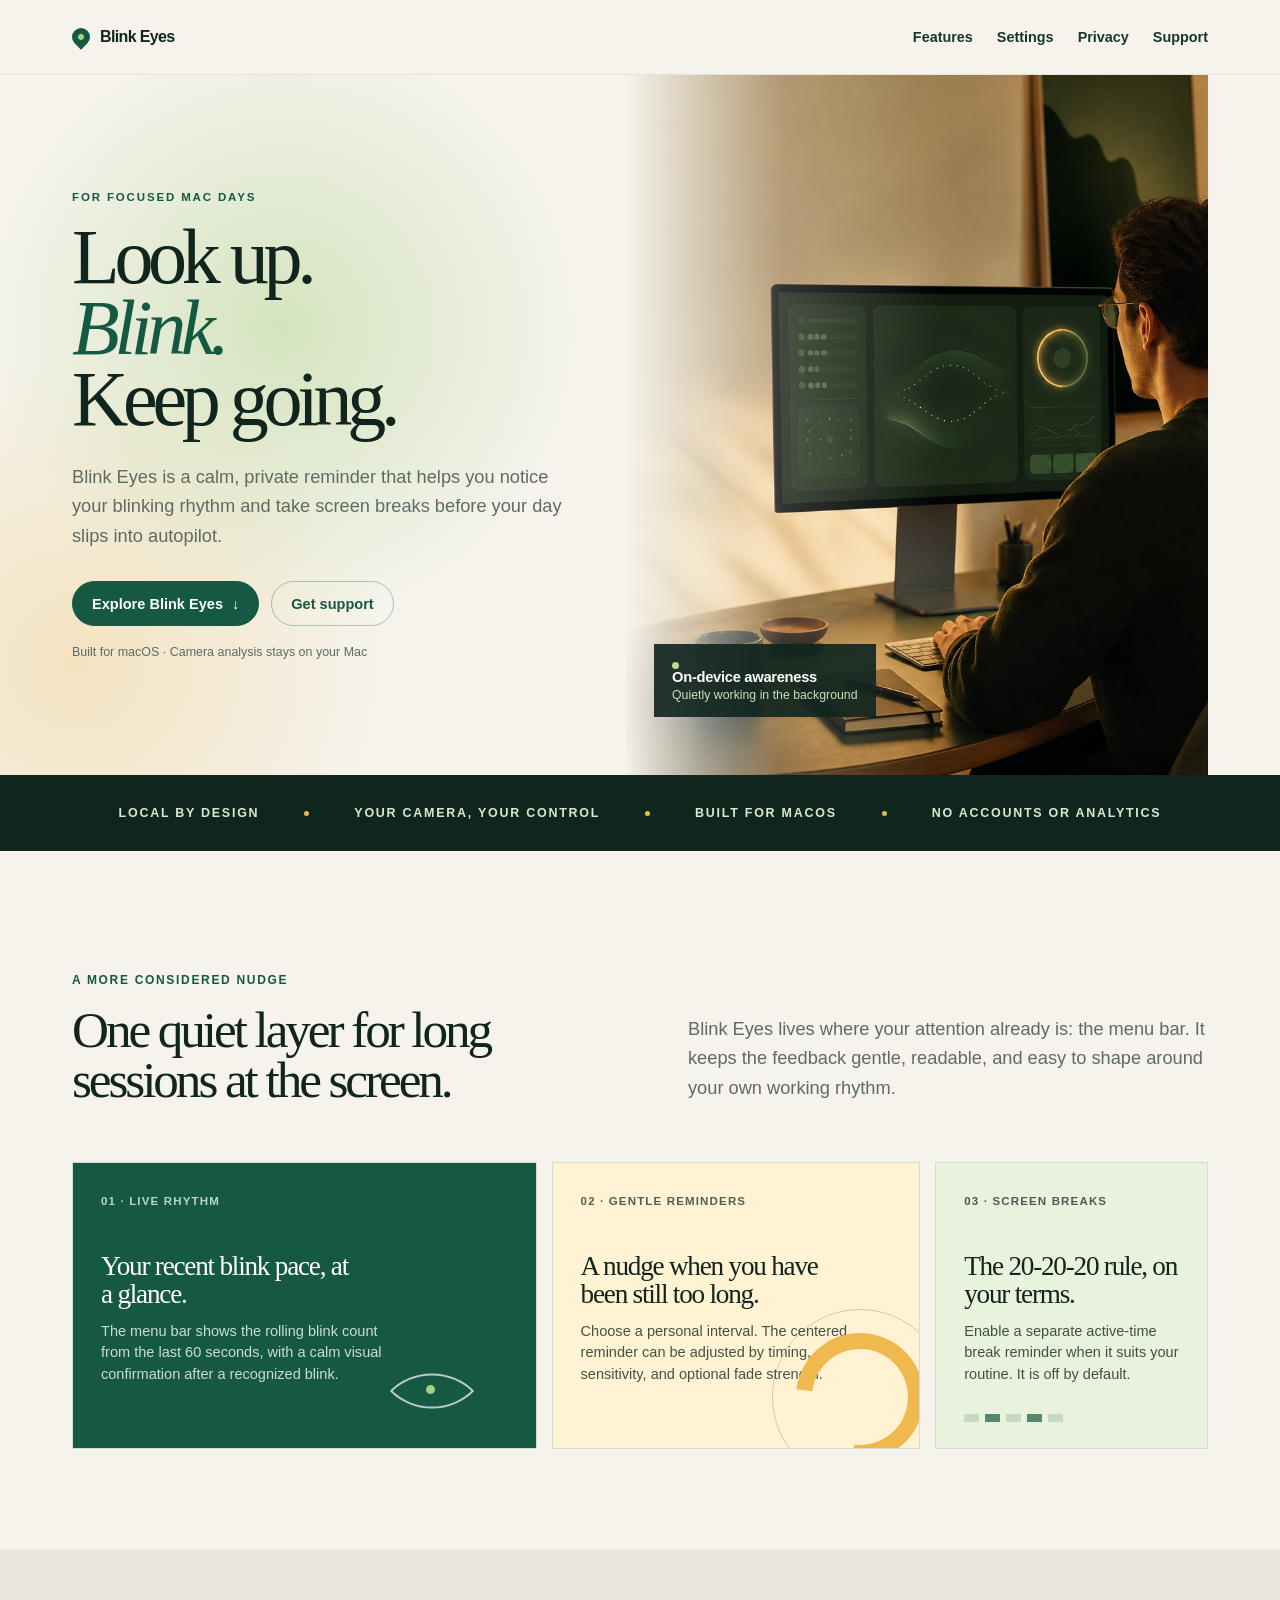
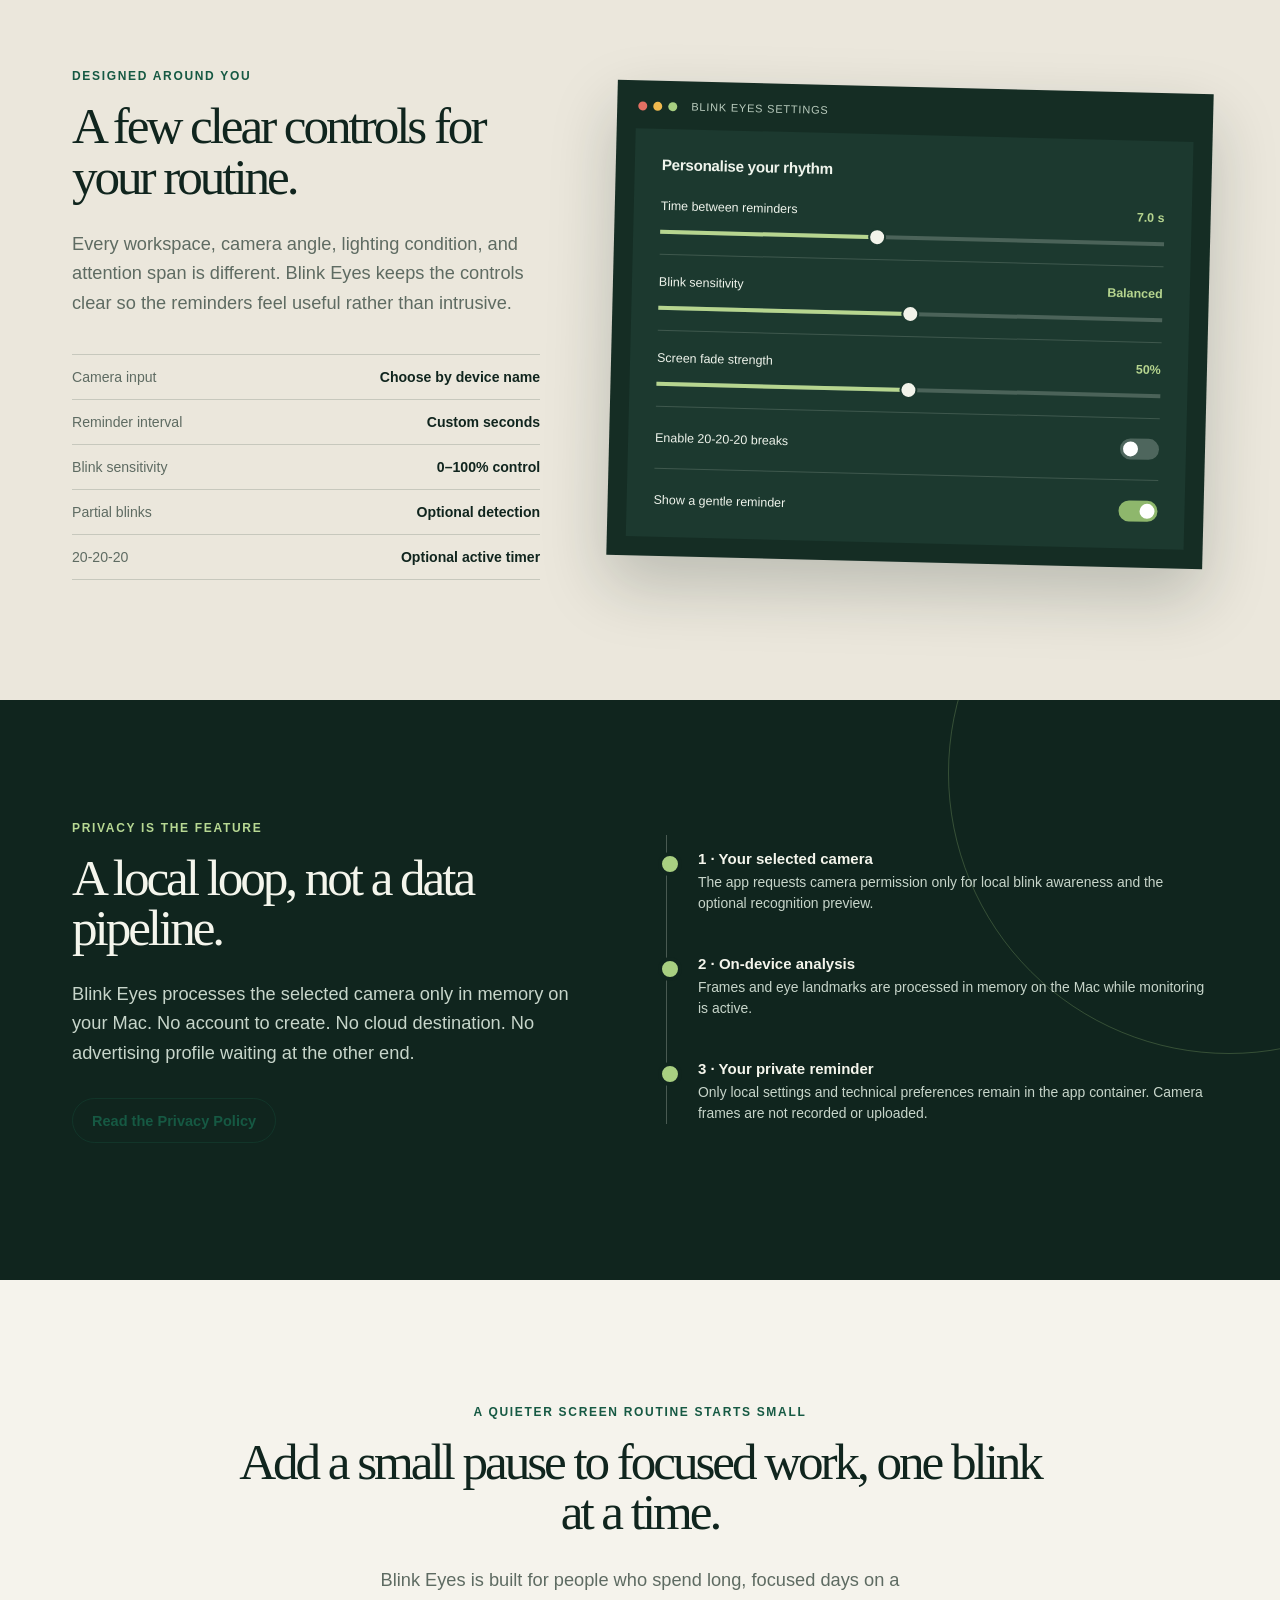
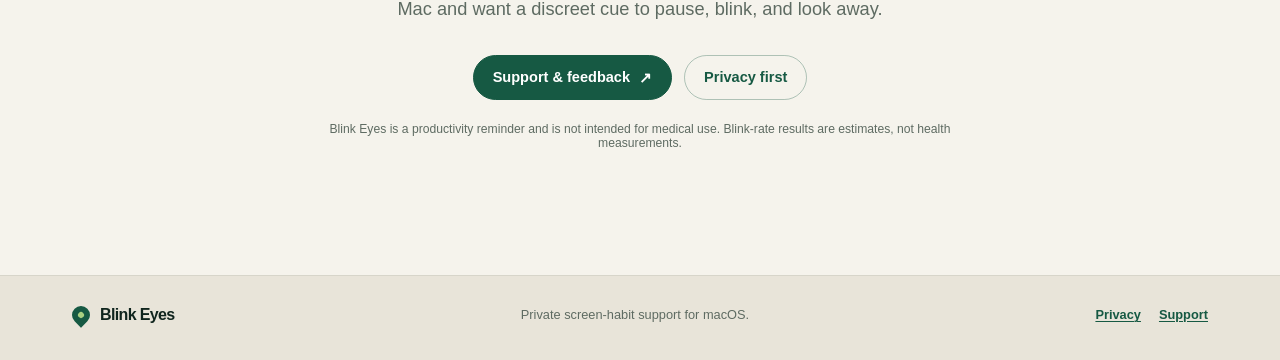
<file: index.html>
<!doctype html>
<html lang="en">
<head>
  <meta charset="utf-8">
  <meta name="viewport" content="width=device-width, initial-scale=1">
  <meta name="description" content="Blink Eyes is a private, on-device blink and screen-break reminder for Mac.">
  <meta name="theme-color" content="#10251e">
  <title>Blink Eyes · A quiet blink reminder for Mac</title>
  <link rel="stylesheet" href="assets/site.css">
</head>
<body>
  <header class="site-header">
    <nav class="nav" aria-label="Main navigation">
      <a class="brand" href="./" aria-label="Blink Eyes home"><span class="brand-mark" aria-hidden="true"></span>Blink Eyes</a>
      <div class="nav-links"><a href="#features">Features</a><a href="#settings">Settings</a><a href="privacy/">Privacy</a><a href="support/">Support</a></div>
    </nav>
  </header>

  <main>
    <section class="hero" aria-labelledby="hero-title">
      <div class="container hero-layout">
        <div class="hero-copy">
          <p class="eyebrow">For focused Mac days</p>
          <h1 id="hero-title">Look up.<br><em>Blink.</em><br>Keep going.</h1>
          <p class="lead">Blink Eyes is a calm, private reminder that helps you notice your blinking rhythm and take screen breaks before your day slips into autopilot.</p>
          <div class="hero-actions">
            <a class="button" href="#features">Explore Blink Eyes <span aria-hidden="true">↓</span></a>
            <a class="button ghost" href="support/">Get support</a>
          </div>
          <p class="hero-fineprint">Built for macOS · Camera analysis stays on your Mac</p>
        </div>
        <div class="hero-art" aria-label="Professional working at a desktop monitor with a subtle blink-awareness display">
          <img src="assets/blink-eyes-workspace.png" alt="Professional working at a desktop monitor in a calm green and warm-toned workspace.">
          <div class="floating-chip"><strong><span class="pulse" aria-hidden="true"></span>On-device awareness</strong><span>Quietly working in the background</span></div>
        </div>
      </div>
    </section>

    <div class="ticker" aria-label="Blink Eyes values"><div class="ticker-track"><span>Local by design</span><i class="ticker-dot" aria-hidden="true"></i><span>Your camera, your control</span><i class="ticker-dot" aria-hidden="true"></i><span>Built for macOS</span><i class="ticker-dot" aria-hidden="true"></i><span>No accounts or analytics</span></div></div>

    <section class="intro" id="features">
      <div class="container">
        <div class="split-copy">
          <div><p class="section-label">A more considered nudge</p><h2 class="section-heading">One quiet layer for long sessions at the screen.</h2></div>
          <p class="lead">Blink Eyes lives where your attention already is: the menu bar. It keeps the feedback gentle, readable, and easy to shape around your own working rhythm.</p>
        </div>
        <div class="feature-grid">
          <article class="feature-card"><span class="feature-number">01 · LIVE RHYTHM</span><h3>Your recent blink pace, at a glance.</h3><p>The menu bar shows the rolling blink count from the last 60 seconds, with a calm visual confirmation after a recognized blink.</p><div class="eye-line" aria-hidden="true"></div></article>
          <article class="feature-card"><span class="feature-number">02 · GENTLE REMINDERS</span><h3>A nudge when you have been still too long.</h3><p>Choose a personal interval. The centered reminder can be adjusted by timing, sensitivity, and optional fade strength.</p><div class="ring" aria-hidden="true"></div></article>
          <article class="feature-card"><span class="feature-number">03 · SCREEN BREAKS</span><h3>The 20-20-20 rule, on your terms.</h3><p>Enable a separate active-time break reminder when it suits your routine. It is off by default.</p><div class="steps" aria-hidden="true"><i></i><i></i><i></i><i></i><i></i></div></article>
        </div>
      </div>
    </section>

    <section class="configuration" id="settings" aria-labelledby="settings-title">
      <div class="container config-layout">
        <div class="config-copy">
          <p class="section-label">Designed around you</p>
          <h2 class="section-heading" id="settings-title">A few clear controls for your routine.</h2>
          <p class="lead">Every workspace, camera angle, lighting condition, and attention span is different. Blink Eyes keeps the controls clear so the reminders feel useful rather than intrusive.</p>
          <div class="configuration-list" aria-label="Configurable options">
            <div><span>Camera input</span><strong>Choose by device name</strong></div>
            <div><span>Reminder interval</span><strong>Custom seconds</strong></div>
            <div><span>Blink sensitivity</span><strong>0–100% control</strong></div>
            <div><span>Partial blinks</span><strong>Optional detection</strong></div>
            <div><span>20-20-20</span><strong>Optional active timer</strong></div>
          </div>
        </div>
        <div class="settings-window" aria-label="Illustration of Blink Eyes settings">
          <div class="window-top"><i></i><i></i><i></i><span>Blink Eyes settings</span></div>
          <div class="settings-inner">
            <h3>Personalise your rhythm</h3>
            <div class="control"><div class="control-head"><span>Time between reminders</span><b>7.0 s</b></div><div class="slider" style="--position: 43%"></div></div>
            <div class="control"><div class="control-head"><span>Blink sensitivity</span><b>Balanced</b></div><div class="slider" style="--position: 50%"></div></div>
            <div class="control"><div class="control-head"><span>Screen fade strength</span><b>50%</b></div><div class="slider" style="--position: 50%"></div></div>
            <div class="control"><div class="toggle-row"><span>Enable 20-20-20 breaks</span><i class="switch off" aria-label="Disabled illustration"></i></div></div>
            <div class="toggle-row"><span>Show a gentle reminder</span><i class="switch" aria-label="Enabled illustration"></i></div>
          </div>
        </div>
      </div>
    </section>

    <section class="privacy" aria-labelledby="privacy-title">
      <div class="container privacy-layout">
        <div><p class="section-label">Privacy is the feature</p><h2 class="section-heading" id="privacy-title">A local loop, not a data pipeline.</h2><p class="lead">Blink Eyes processes the selected camera only in memory on your Mac. No account to create. No cloud destination. No advertising profile waiting at the other end.</p><p class="hero-actions"><a class="button ghost" href="privacy/">Read the Privacy Policy</a></p></div>
        <div class="local-path" aria-label="Local processing flow">
          <div class="path-item"><b>1 · Your selected camera</b><p>The app requests camera permission only for local blink awareness and the optional recognition preview.</p></div>
          <div class="path-item"><b>2 · On-device analysis</b><p>Frames and eye landmarks are processed in memory on the Mac while monitoring is active.</p></div>
          <div class="path-item"><b>3 · Your private reminder</b><p>Only local settings and technical preferences remain in the app container. Camera frames are not recorded or uploaded.</p></div>
        </div>
      </div>
    </section>

    <section class="closing">
      <div class="container">
        <p class="section-label">A quieter screen routine starts small</p>
        <h2 class="section-heading">Add a small pause to focused work, one blink at a time.</h2>
        <p class="lead">Blink Eyes is built for people who spend long, focused days on a Mac and want a discreet cue to pause, blink, and look away.</p>
        <div class="hero-actions"><a class="button" href="support/">Support &amp; feedback <span aria-hidden="true">↗</span></a><a class="button ghost" href="privacy/">Privacy first</a></div>
        <p class="closing-note">Blink Eyes is a productivity reminder and is not intended for medical use. Blink-rate results are estimates, not health measurements.</p>
      </div>
    </section>
  </main>

  <footer class="site-footer"><div class="container footer-layout"><a class="brand" href="./"><span class="brand-mark" aria-hidden="true"></span>Blink Eyes</a><p>Private screen-habit support for macOS.</p><div class="footer-links"><a href="privacy/">Privacy</a><a href="support/">Support</a></div></div></footer>
</body>
</html>
</file>
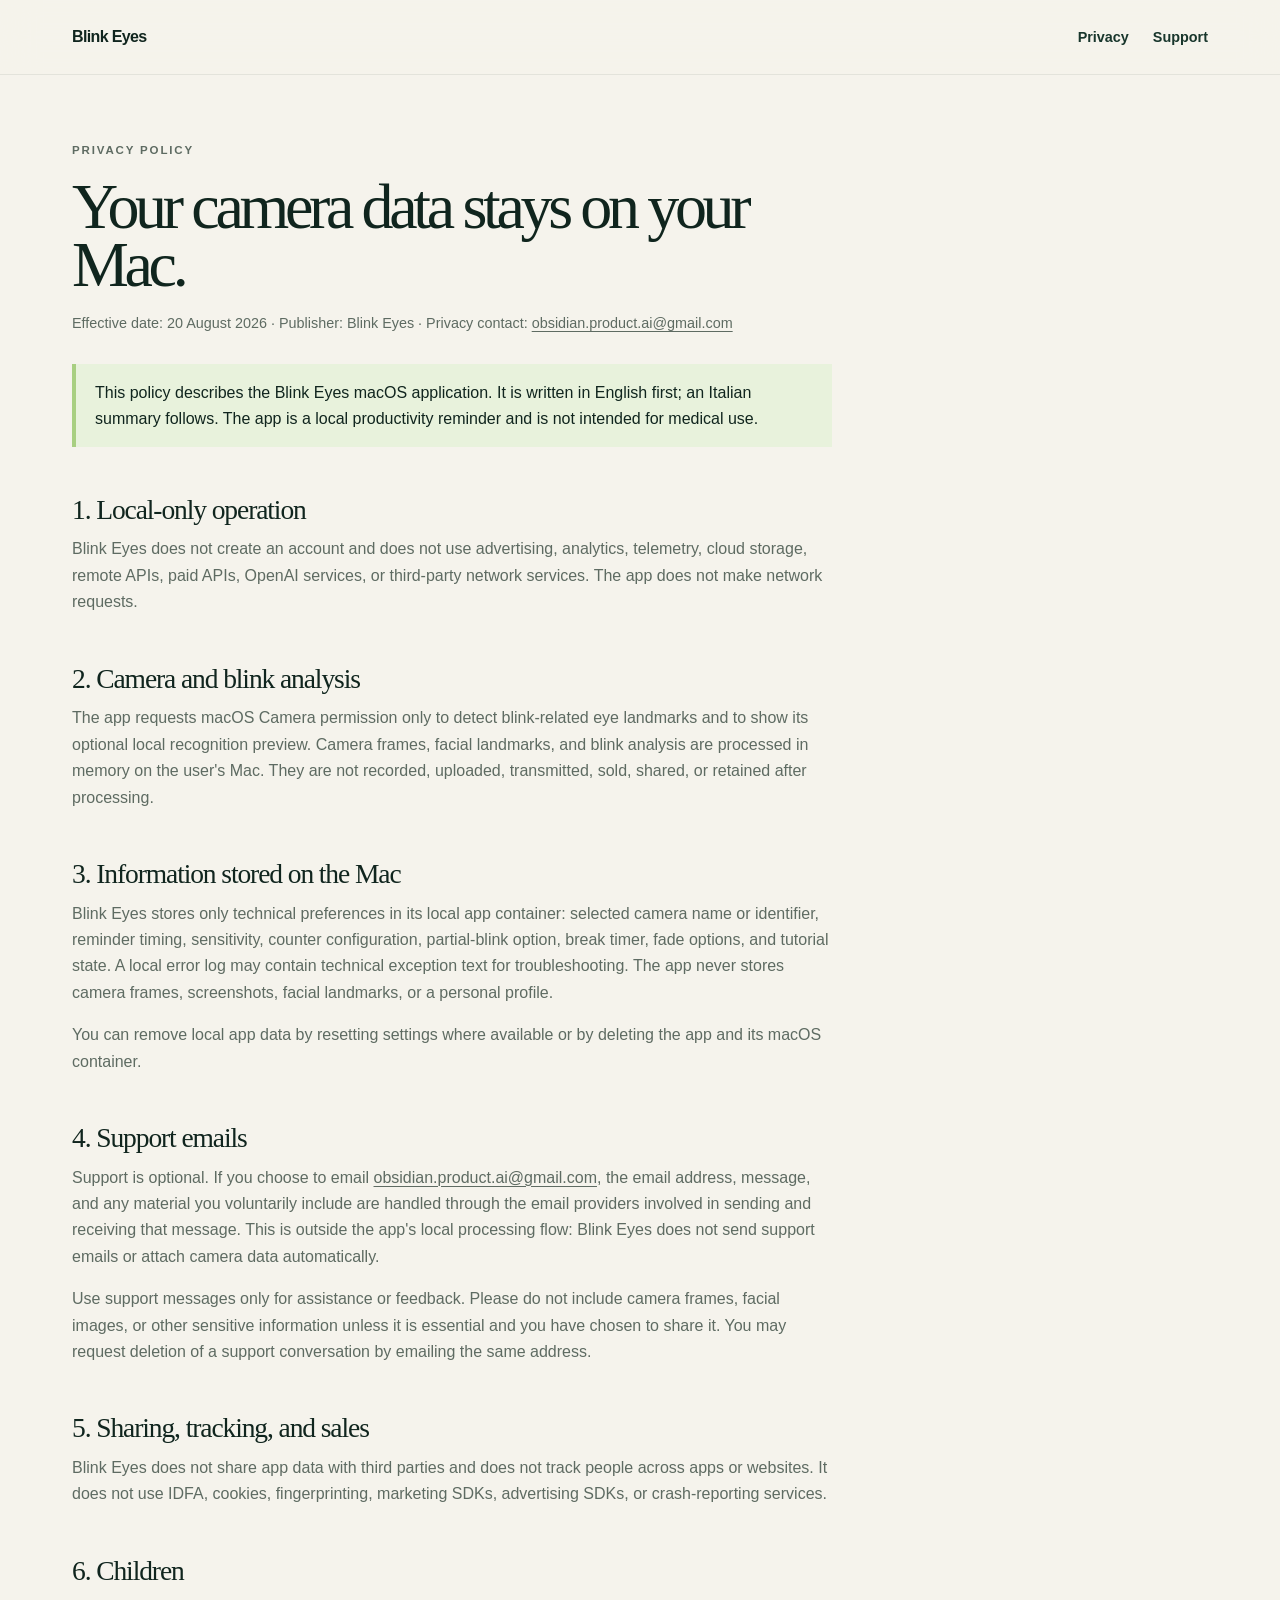
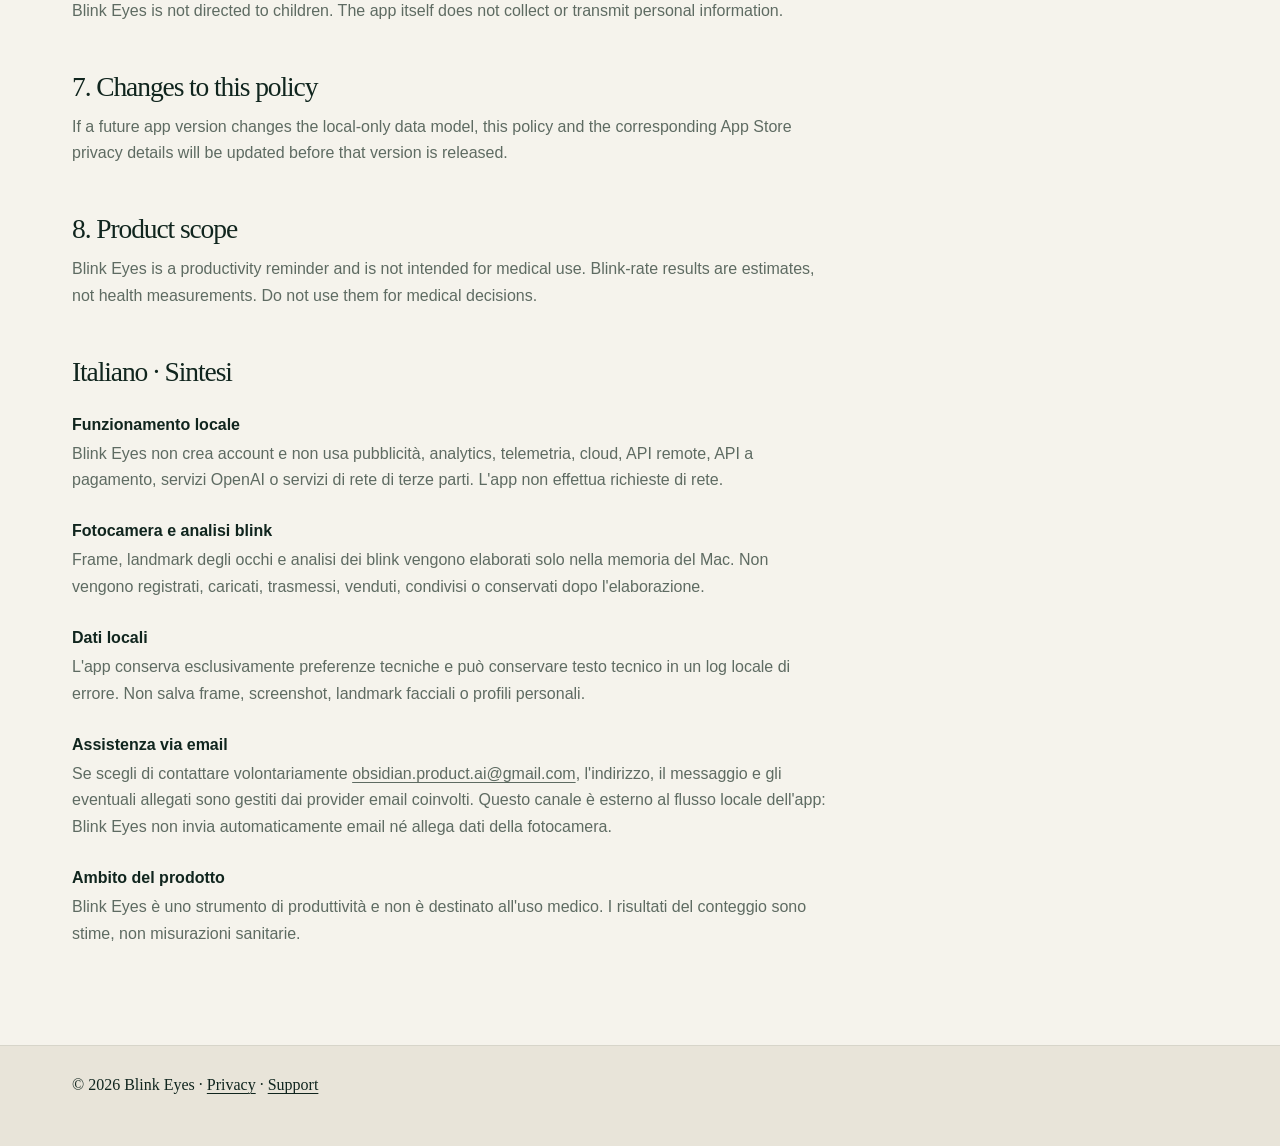
<file: privacy/index.html>
<!doctype html>
<html lang="en">
<head>
  <meta charset="utf-8">
  <meta name="viewport" content="width=device-width, initial-scale=1">
  <meta name="description" content="Blink Eyes Privacy Policy.">
  <title>Privacy Policy · Blink Eyes</title>
  <link rel="stylesheet" href="../assets/site.css">
</head>
<body>
  <header class="site-header">
    <nav class="nav" aria-label="Main navigation">
      <a class="brand" href="../">Blink Eyes</a>
      <div class="nav-links"><a href="./" aria-current="page">Privacy</a><a href="../support/">Support</a></div>
    </nav>
  </header>
  <main class="container">
    <p class="eyebrow">Privacy Policy</p>
    <h1>Your camera data stays on your Mac.</h1>
    <p class="meta">Effective date: 20 August 2026 · Publisher: Blink Eyes · Privacy contact: <a href="mailto:obsidian.product.ai@gmail.com">obsidian.product.ai@gmail.com</a></p>
    <div class="notice">This policy describes the Blink Eyes macOS application. It is written in English first; an Italian summary follows. The app is a local productivity reminder and is not intended for medical use.</div>

    <h2>1. Local-only operation</h2>
    <p>Blink Eyes does not create an account and does not use advertising, analytics, telemetry, cloud storage, remote APIs, paid APIs, OpenAI services, or third-party network services. The app does not make network requests.</p>

    <h2>2. Camera and blink analysis</h2>
    <p>The app requests macOS Camera permission only to detect blink-related eye landmarks and to show its optional local recognition preview. Camera frames, facial landmarks, and blink analysis are processed in memory on the user's Mac. They are not recorded, uploaded, transmitted, sold, shared, or retained after processing.</p>

    <h2>3. Information stored on the Mac</h2>
    <p>Blink Eyes stores only technical preferences in its local app container: selected camera name or identifier, reminder timing, sensitivity, counter configuration, partial-blink option, break timer, fade options, and tutorial state. A local error log may contain technical exception text for troubleshooting. The app never stores camera frames, screenshots, facial landmarks, or a personal profile.</p>
    <p>You can remove local app data by resetting settings where available or by deleting the app and its macOS container.</p>

    <h2>4. Support emails</h2>
    <p>Support is optional. If you choose to email <a href="mailto:obsidian.product.ai@gmail.com">obsidian.product.ai@gmail.com</a>, the email address, message, and any material you voluntarily include are handled through the email providers involved in sending and receiving that message. This is outside the app's local processing flow: Blink Eyes does not send support emails or attach camera data automatically.</p>
    <p>Use support messages only for assistance or feedback. Please do not include camera frames, facial images, or other sensitive information unless it is essential and you have chosen to share it. You may request deletion of a support conversation by emailing the same address.</p>

    <h2>5. Sharing, tracking, and sales</h2>
    <p>Blink Eyes does not share app data with third parties and does not track people across apps or websites. It does not use IDFA, cookies, fingerprinting, marketing SDKs, advertising SDKs, or crash-reporting services.</p>

    <h2>6. Children</h2>
    <p>Blink Eyes is not directed to children. The app itself does not collect or transmit personal information.</p>

    <h2>7. Changes to this policy</h2>
    <p>If a future app version changes the local-only data model, this policy and the corresponding App Store privacy details will be updated before that version is released.</p>

    <h2>8. Product scope</h2>
    <p>Blink Eyes is a productivity reminder and is not intended for medical use. Blink-rate results are estimates, not health measurements. Do not use them for medical decisions.</p>

    <h2>Italiano · Sintesi</h2>
    <h3>Funzionamento locale</h3>
    <p>Blink Eyes non crea account e non usa pubblicità, analytics, telemetria, cloud, API remote, API a pagamento, servizi OpenAI o servizi di rete di terze parti. L'app non effettua richieste di rete.</p>
    <h3>Fotocamera e analisi blink</h3>
    <p>Frame, landmark degli occhi e analisi dei blink vengono elaborati solo nella memoria del Mac. Non vengono registrati, caricati, trasmessi, venduti, condivisi o conservati dopo l'elaborazione.</p>
    <h3>Dati locali</h3>
    <p>L'app conserva esclusivamente preferenze tecniche e può conservare testo tecnico in un log locale di errore. Non salva frame, screenshot, landmark facciali o profili personali.</p>
    <h3>Assistenza via email</h3>
    <p>Se scegli di contattare volontariamente <a href="mailto:obsidian.product.ai@gmail.com">obsidian.product.ai@gmail.com</a>, l'indirizzo, il messaggio e gli eventuali allegati sono gestiti dai provider email coinvolti. Questo canale è esterno al flusso locale dell'app: Blink Eyes non invia automaticamente email né allega dati della fotocamera.</p>
    <h3>Ambito del prodotto</h3>
    <p>Blink Eyes è uno strumento di produttività e non è destinato all'uso medico. I risultati del conteggio sono stime, non misurazioni sanitarie.</p>
  </main>
  <footer class="site-footer"><div class="container"><p>© 2026 Blink Eyes · <a href="./">Privacy</a> · <a href="../support/">Support</a></p></div></footer>
</body>
</html>
</file>
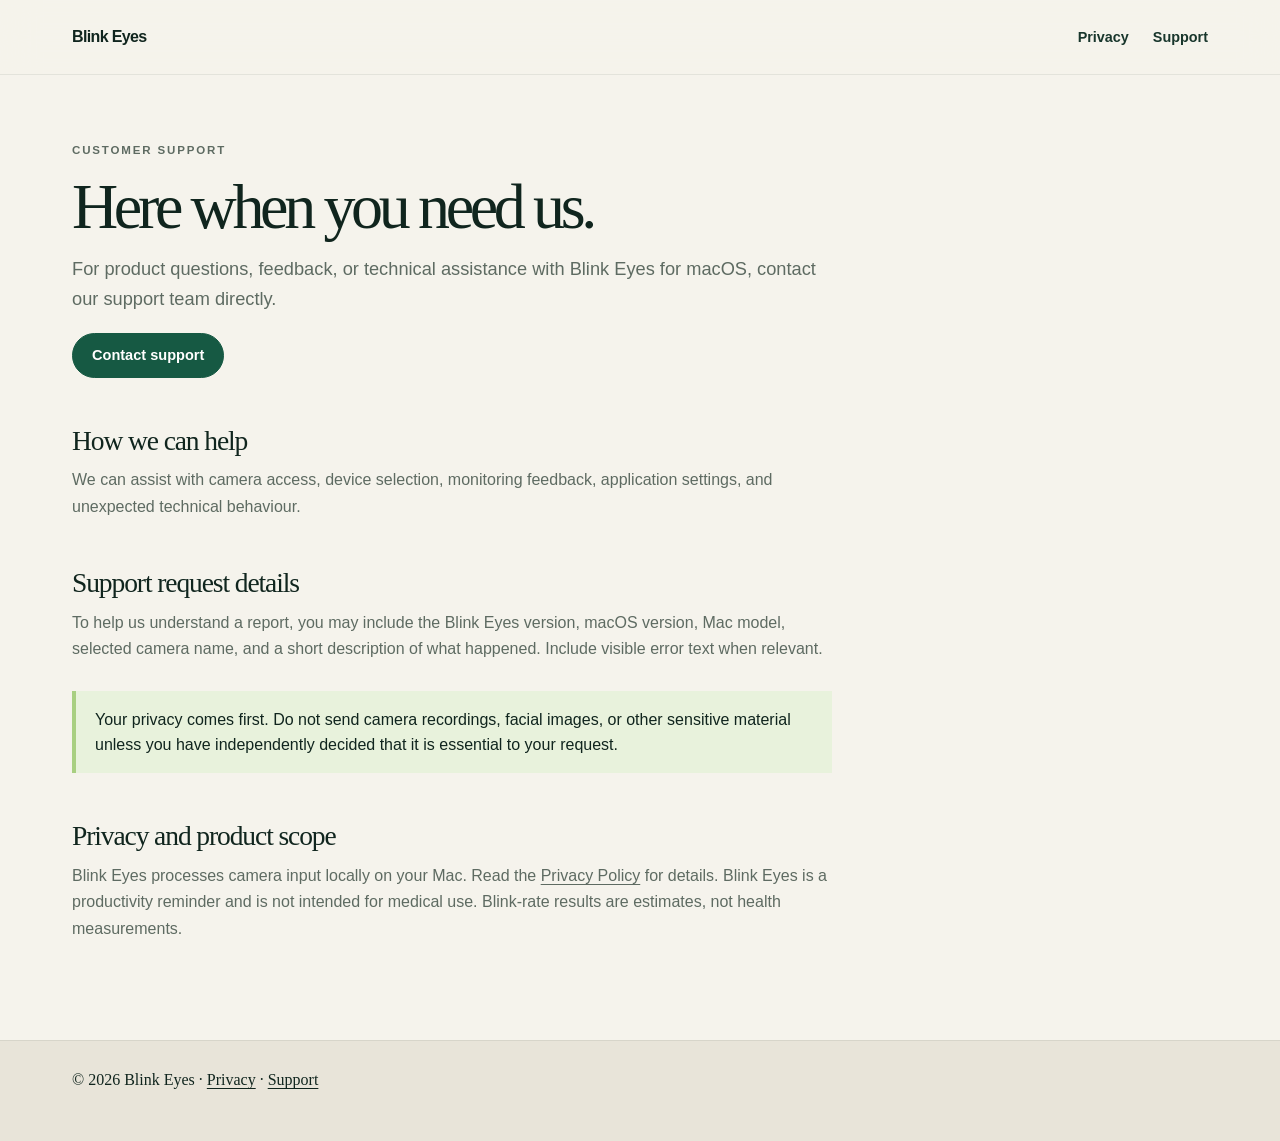
<file: support/index.html>
<!doctype html>
<html lang="en">
<head>
  <meta charset="utf-8">
  <meta name="viewport" content="width=device-width, initial-scale=1">
  <meta name="description" content="Official customer support for Blink Eyes on macOS.">
  <title>Customer Support · Blink Eyes</title>
  <link rel="stylesheet" href="../assets/site.css">
</head>
<body>
  <header class="site-header">
    <nav class="nav" aria-label="Main navigation">
      <a class="brand" href="../">Blink Eyes</a>
      <div class="nav-links"><a href="../privacy/">Privacy</a><a href="./" aria-current="page">Support</a></div>
    </nav>
  </header>
  <main class="container">
    <p class="eyebrow">Customer Support</p>
    <h1>Here when you need us.</h1>
    <p class="lead">For product questions, feedback, or technical assistance with Blink Eyes for macOS, contact our support team directly.</p>
    <p><a class="button" href="mailto:obsidian.product.ai@gmail.com?subject=Blink%20Eyes%20Support">Contact support</a></p>

    <h2>How we can help</h2>
    <p>We can assist with camera access, device selection, monitoring feedback, application settings, and unexpected technical behaviour.</p>

    <h2>Support request details</h2>
    <p>To help us understand a report, you may include the Blink Eyes version, macOS version, Mac model, selected camera name, and a short description of what happened. Include visible error text when relevant.</p>

    <div class="notice">Your privacy comes first. Do not send camera recordings, facial images, or other sensitive material unless you have independently decided that it is essential to your request.</div>

    <h2>Privacy and product scope</h2>
    <p>Blink Eyes processes camera input locally on your Mac. Read the <a href="../privacy/">Privacy Policy</a> for details. Blink Eyes is a productivity reminder and is not intended for medical use. Blink-rate results are estimates, not health measurements.</p>
  </main>
  <footer class="site-footer"><div class="container"><p>© 2026 Blink Eyes · <a href="../privacy/">Privacy</a> · <a href="./">Support</a></p></div></footer>
</body>
</html>
</file>
<file: assets/site.css>
:root {
  --ink: #10251e;
  --ink-soft: #18362c;
  --forest: #165943;
  --leaf: #a8cf81;
  --leaf-pale: #e8f2dc;
  --amber: #efb94e;
  --amber-pale: #fff3d4;
  --paper: #f5f3ec;
  --paper-deep: #ebe7dc;
  --panel: #ffffff;
  --muted: #5e6b62;
  --line: #d7ddd2;
  --shadow: 0 24px 70px rgba(16, 37, 30, 0.13);
}

* { box-sizing: border-box; }
html { background: var(--paper); color: var(--ink); font-family: ui-serif, Georgia, Cambria, "Times New Roman", serif; scroll-behavior: smooth; }
body { margin: 0; overflow-x: hidden; }
a { color: inherit; text-decoration-thickness: 0.08em; text-underline-offset: 0.18em; }
button, a { -webkit-tap-highlight-color: transparent; }

.site-header { background: rgba(245, 243, 236, 0.9); border-bottom: 1px solid rgba(16, 37, 30, 0.08); backdrop-filter: blur(18px); position: sticky; top: 0; z-index: 10; }
.nav, .container { margin: 0 auto; max-width: 1200px; padding-left: 32px; padding-right: 32px; }
.nav { align-items: center; display: flex; height: 74px; justify-content: space-between; }
.brand { align-items: center; display: inline-flex; font-family: ui-sans-serif, -apple-system, BlinkMacSystemFont, "Segoe UI", sans-serif; font-size: 1rem; font-weight: 800; gap: 10px; letter-spacing: -0.04em; text-decoration: none; }
.brand-mark { background: var(--forest); border-radius: 999px 999px 999px 12px; display: inline-block; height: 18px; position: relative; transform: rotate(-45deg); width: 18px; }
.brand-mark::after { background: var(--leaf); border-radius: 50%; content: ""; height: 6px; left: 6px; position: absolute; top: 6px; width: 6px; }
.nav-links { display: flex; font-family: ui-sans-serif, -apple-system, BlinkMacSystemFont, "Segoe UI", sans-serif; font-size: 0.9rem; font-weight: 650; gap: 24px; }
.nav-links a { color: var(--ink-soft); text-decoration: none; }
.nav-links a:hover { color: var(--forest); }

.hero { min-height: 700px; overflow: hidden; position: relative; }
.hero::before { background: radial-gradient(circle at 22% 36%, rgba(168, 207, 129, 0.42), transparent 27%), radial-gradient(circle at 6% 84%, rgba(239, 185, 78, 0.28), transparent 23%); content: ""; inset: 0; pointer-events: none; position: absolute; }
.hero-layout { align-items: center; display: grid; grid-template-columns: minmax(0, 0.94fr) minmax(460px, 1.06fr); gap: 38px; min-height: 700px; position: relative; }
.hero-copy { padding: 76px 0; position: relative; z-index: 2; }
.eyebrow { color: var(--forest); font-family: ui-sans-serif, -apple-system, BlinkMacSystemFont, "Segoe UI", sans-serif; font-size: 0.72rem; font-weight: 800; letter-spacing: 0.16em; margin: 0 0 18px; text-transform: uppercase; }
h1, h2, h3, p { margin-top: 0; }
h1 { font-size: clamp(3.25rem, 6.1vw, 5.7rem); font-weight: 500; letter-spacing: -0.068em; line-height: 0.91; margin-bottom: 28px; max-width: 590px; }
h1 em { color: var(--forest); font-style: italic; }
.lead { color: var(--muted); font-family: ui-sans-serif, -apple-system, BlinkMacSystemFont, "Segoe UI", sans-serif; font-size: 1.14rem; line-height: 1.62; max-width: 520px; }
.hero-actions { display: flex; flex-wrap: wrap; gap: 12px; margin-top: 31px; }
.button { align-items: center; background: var(--forest); border: 1px solid var(--forest); border-radius: 99px; color: white; display: inline-flex; font-family: ui-sans-serif, -apple-system, BlinkMacSystemFont, "Segoe UI", sans-serif; font-size: 0.91rem; font-weight: 750; gap: 9px; justify-content: center; min-height: 45px; padding: 0 19px; text-decoration: none; transition: background 180ms ease, transform 180ms ease; }
.button:hover { background: var(--ink); border-color: var(--ink); color: white; transform: translateY(-2px); }
.button.ghost { background: transparent; border-color: rgba(22, 89, 67, 0.32); color: var(--forest); }
.button.ghost:hover { background: var(--leaf-pale); color: var(--forest); }
.hero-fineprint { color: var(--muted); font-family: ui-sans-serif, -apple-system, BlinkMacSystemFont, "Segoe UI", sans-serif; font-size: 0.78rem; margin: 19px 0 0; }

.hero-art { align-self: stretch; min-height: 620px; overflow: hidden; position: relative; }
.hero-art::before { background: linear-gradient(90deg, var(--paper) 0%, rgba(245, 243, 236, 0.2) 27%, rgba(245, 243, 236, 0) 54%); content: ""; inset: 0; pointer-events: none; position: absolute; z-index: 1; }
.hero-art img { height: 100%; object-fit: cover; object-position: 59% center; position: absolute; width: 100%; }
.floating-chip { background: rgba(16, 37, 30, 0.91); bottom: 58px; box-shadow: var(--shadow); color: white; font-family: ui-sans-serif, -apple-system, BlinkMacSystemFont, "Segoe UI", sans-serif; left: 28px; padding: 15px 18px; position: absolute; z-index: 2; }
.floating-chip strong { display: block; font-size: 0.92rem; letter-spacing: -0.02em; }
.floating-chip span { color: #c8dfb9; display: block; font-size: 0.77rem; margin-top: 3px; }
.pulse { background: #b8dd8f; border-radius: 50%; box-shadow: 0 0 0 0 rgba(184, 221, 143, 0.7); display: inline-block; height: 7px; margin-right: 6px; width: 7px; }

.ticker { background: var(--ink); color: #f9f8f3; overflow: hidden; }
.ticker-track { align-items: center; display: flex; gap: 45px; justify-content: center; min-height: 76px; white-space: nowrap; }
.ticker-track span { color: #d9e9ce; font-family: ui-sans-serif, -apple-system, BlinkMacSystemFont, "Segoe UI", sans-serif; font-size: 0.78rem; font-weight: 750; letter-spacing: 0.14em; text-transform: uppercase; }
.ticker-dot { background: var(--amber); border-radius: 50%; height: 5px; width: 5px; }

section { position: relative; }
.intro { padding: 122px 0 100px; }
.section-label { color: var(--forest); font-family: ui-sans-serif, -apple-system, BlinkMacSystemFont, "Segoe UI", sans-serif; font-size: 0.75rem; font-weight: 800; letter-spacing: 0.14em; text-transform: uppercase; }
.section-heading { font-size: clamp(2.4rem, 4vw, 4.25rem); font-weight: 500; letter-spacing: -0.06em; line-height: 0.98; margin: 18px 0 0; max-width: 780px; }
.split-copy { align-items: end; display: flex; gap: 55px; justify-content: space-between; }
.split-copy .lead { margin: 0 0 3px; }
.feature-grid { display: grid; gap: 15px; grid-template-columns: repeat(12, 1fr); margin-top: 57px; }
.feature-card { background: var(--panel); border: 1px solid var(--line); min-height: 287px; overflow: hidden; padding: 28px; position: relative; }
.feature-card:nth-child(1) { background: var(--forest); color: white; grid-column: span 5; }
.feature-card:nth-child(2) { background: var(--amber-pale); grid-column: span 4; }
.feature-card:nth-child(3) { background: var(--leaf-pale); grid-column: span 3; }
.feature-number { color: currentColor; font-family: ui-sans-serif, -apple-system, BlinkMacSystemFont, "Segoe UI", sans-serif; font-size: 0.72rem; font-weight: 800; letter-spacing: 0.1em; opacity: 0.72; }
.feature-card h3 { font-size: 1.7rem; font-weight: 500; letter-spacing: -0.045em; line-height: 1.02; margin: 44px 0 12px; max-width: 260px; }
.feature-card p { color: inherit; font-family: ui-sans-serif, -apple-system, BlinkMacSystemFont, "Segoe UI", sans-serif; font-size: 0.91rem; line-height: 1.48; margin: 0; max-width: 290px; opacity: 0.78; }
.eye-line { bottom: 23px; height: 64px; position: absolute; right: 21px; width: 150px; }
.eye-line::before, .eye-line::after { border: 2px solid currentColor; border-radius: 100% 0; content: ""; height: 56px; left: 37px; opacity: 0.7; position: absolute; top: 0; transform: rotate(45deg); width: 56px; }
.eye-line::after { background: var(--leaf); border: 0; border-radius: 50%; height: 9px; left: 61px; opacity: 1; top: 24px; width: 9px; }
.ring { border: 1px solid rgba(16, 37, 30, 0.2); border-radius: 50%; bottom: -37px; height: 176px; position: absolute; right: -29px; width: 176px; }
.ring::after { border: 16px solid var(--amber); border-left-color: transparent; border-radius: 50%; content: ""; height: 96px; left: 23px; position: absolute; top: 23px; transform: rotate(-38deg); width: 96px; }
.steps { bottom: 26px; display: flex; gap: 6px; left: 28px; position: absolute; }
.steps i { background: var(--forest); display: block; height: 8px; opacity: 0.16; width: 15px; }
.steps i:nth-child(2), .steps i:nth-child(4) { opacity: 0.7; }

.configuration { background: var(--paper-deep); padding: 120px 0; }
.config-layout { align-items: center; display: grid; gap: 72px; grid-template-columns: 0.88fr 1.12fr; }
.config-copy .lead { margin-top: 27px; }
.configuration-list { border-top: 1px solid rgba(16, 37, 30, 0.16); font-family: ui-sans-serif, -apple-system, BlinkMacSystemFont, "Segoe UI", sans-serif; margin-top: 37px; }
.configuration-list div { align-items: baseline; border-bottom: 1px solid rgba(16, 37, 30, 0.16); display: flex; gap: 20px; justify-content: space-between; padding: 14px 0; }
.configuration-list span { color: var(--muted); font-size: 0.88rem; }
.configuration-list strong { font-size: 0.88rem; font-weight: 760; text-align: right; }
.settings-window { background: #152d24; box-shadow: 0 28px 65px rgba(16, 37, 30, 0.22); color: #eff4ec; padding: 19px; transform: rotate(1.4deg); }
.window-top { align-items: center; display: flex; gap: 6px; padding: 0 2px 17px; }
.window-top i { background: #e37063; border-radius: 50%; height: 9px; width: 9px; }
.window-top i:nth-child(2) { background: #efb94e; }
.window-top i:nth-child(3) { background: #a8cf81; }
.window-top span { color: #b9cbbd; font-family: ui-sans-serif, -apple-system, BlinkMacSystemFont, "Segoe UI", sans-serif; font-size: 0.69rem; letter-spacing: 0.07em; margin-left: 8px; text-transform: uppercase; }
.settings-inner { background: #1c392f; padding: 27px; }
.settings-inner h3 { font-family: ui-sans-serif, -apple-system, BlinkMacSystemFont, "Segoe UI", sans-serif; font-size: 0.95rem; letter-spacing: -0.02em; margin-bottom: 26px; }
.control { border-bottom: 1px solid rgba(239, 244, 236, 0.16); padding: 0 0 20px; margin-bottom: 20px; }
.control-head { display: flex; font-family: ui-sans-serif, -apple-system, BlinkMacSystemFont, "Segoe UI", sans-serif; font-size: 0.78rem; justify-content: space-between; }
.control-head b { color: #b6d58f; font-weight: 740; }
.slider { background: rgba(239, 244, 236, 0.22); height: 4px; margin-top: 17px; position: relative; }
.slider::before { background: #b6d58f; content: ""; height: 4px; left: 0; position: absolute; top: 0; width: var(--position); }
.slider::after { background: #f2f3ea; border: 2px solid #1c392f; border-radius: 50%; content: ""; height: 14px; left: calc(var(--position) - 9px); position: absolute; top: -7px; width: 14px; }
.toggle-row { align-items: center; display: flex; font-family: ui-sans-serif, -apple-system, BlinkMacSystemFont, "Segoe UI", sans-serif; font-size: 0.78rem; justify-content: space-between; }
.switch { background: #8eb76c; border-radius: 99px; height: 21px; position: relative; width: 39px; }
.switch::after { background: white; border-radius: 50%; content: ""; height: 15px; position: absolute; right: 3px; top: 3px; width: 15px; }
.switch.off { background: rgba(239, 244, 236, 0.24); }
.switch.off::after { left: 3px; right: auto; }

.privacy { background: var(--ink); color: #f4f5ec; overflow: hidden; padding: 121px 0; }
.privacy::after { border: 1px solid rgba(168, 207, 129, 0.25); border-radius: 50%; content: ""; height: 560px; position: absolute; right: -230px; top: -208px; width: 560px; }
.privacy-layout { align-items: start; display: grid; gap: 52px; grid-template-columns: 1fr 1fr; position: relative; z-index: 1; }
.privacy .section-label { color: #b7d893; }
.privacy .section-heading { max-width: 535px; }
.privacy .lead { color: #c7d5ca; margin-top: 25px; }
.local-path { border-left: 1px solid rgba(244, 245, 236, 0.25); margin-top: 14px; padding-left: 31px; }
.path-item { padding: 15px 0 26px; position: relative; }
.path-item::before { background: var(--leaf); border: 4px solid var(--ink); border-radius: 50%; content: ""; height: 16px; left: -40px; position: absolute; top: 17px; width: 16px; }
.path-item:last-child { padding-bottom: 0; }
.path-item b { display: block; font-family: ui-sans-serif, -apple-system, BlinkMacSystemFont, "Segoe UI", sans-serif; font-size: 0.94rem; }
.path-item p { color: #c7d5ca; font-family: ui-sans-serif, -apple-system, BlinkMacSystemFont, "Segoe UI", sans-serif; font-size: 0.87rem; line-height: 1.5; margin: 5px 0 0; }

.closing { padding: 125px 0; text-align: center; }
.closing .section-heading { margin-left: auto; margin-right: auto; max-width: 805px; }
.closing .lead { margin: 27px auto 0; }
.closing .hero-actions { justify-content: center; }
.closing-note { color: var(--muted); font-family: ui-sans-serif, -apple-system, BlinkMacSystemFont, "Segoe UI", sans-serif; font-size: 0.76rem; margin: 22px auto 0; max-width: 650px; }

.site-footer { background: #e8e4d9; border-top: 1px solid rgba(16, 37, 30, 0.08); padding: 30px 0 36px; }
.footer-layout { align-items: center; display: flex; font-family: ui-sans-serif, -apple-system, BlinkMacSystemFont, "Segoe UI", sans-serif; font-size: 0.8rem; justify-content: space-between; }
.footer-layout p { color: var(--muted); margin: 0; }
.footer-links { display: flex; gap: 18px; }
.footer-links a { color: var(--forest); font-weight: 690; }

@media (max-width: 920px) {
  .hero-layout { grid-template-columns: 1fr; min-height: 0; }
  .hero-copy { padding: 88px 0 34px; }
  .hero-art { min-height: 480px; }
  .hero-art::before { background: linear-gradient(180deg, var(--paper) 0%, rgba(245, 243, 236, 0.1) 28%, rgba(245, 243, 236, 0) 60%); }
  .feature-card:nth-child(1) { grid-column: span 6; }
  .feature-card:nth-child(2) { grid-column: span 6; }
  .feature-card:nth-child(3) { grid-column: span 12; min-height: 210px; }
  .config-layout, .privacy-layout { grid-template-columns: 1fr; }
  .config-layout { gap: 45px; }
}

@media (max-width: 620px) {
  .nav, .container { padding-left: 20px; padding-right: 20px; }
  .nav { height: 67px; }
  .nav-links { font-size: 0.82rem; gap: 13px; }
  h1 { font-size: clamp(3.05rem, 15vw, 4.4rem); }
  .hero-copy { padding-top: 63px; }
  .hero-art { margin-left: -20px; min-height: 410px; width: calc(100% + 40px); }
  .hero-art img { object-position: 63% center; }
  .floating-chip { bottom: 21px; left: 20px; }
  .ticker-track { gap: 20px; justify-content: flex-start; overflow: hidden; padding: 0 20px; }
  .ticker-track span { font-size: 0.65rem; }
  .intro, .configuration, .privacy, .closing { padding-bottom: 77px; padding-top: 77px; }
  .split-copy { align-items: start; flex-direction: column; gap: 22px; }
  .feature-grid { display: block; margin-top: 38px; }
  .feature-card { margin-top: 12px; min-height: 240px; }
  .settings-window { margin: 0 -4px; transform: none; }
  .settings-inner { padding: 21px; }
  .footer-layout { align-items: flex-start; flex-direction: column; gap: 17px; }
}

@media (prefers-reduced-motion: reduce) {
  html { scroll-behavior: auto; }
  .button { transition: none; }
}

/* Legal and support pages share the product identity without using the landing layout. */
main.container { padding-bottom: 82px; padding-top: 66px; }
main.container > h1 { font-size: clamp(2.8rem, 5vw, 4.7rem); margin-bottom: 18px; max-width: 760px; }
main.container > h2 { font-size: 1.72rem; font-weight: 500; letter-spacing: -0.04em; line-height: 1.08; margin: 48px 0 12px; max-width: 760px; }
main.container > h3 { font-family: ui-sans-serif, -apple-system, BlinkMacSystemFont, "Segoe UI", sans-serif; font-size: 1rem; margin: 29px 0 7px; max-width: 760px; }
main.container > p, main.container > li { color: var(--muted); font-family: ui-sans-serif, -apple-system, BlinkMacSystemFont, "Segoe UI", sans-serif; line-height: 1.65; max-width: 760px; }
main.container > ul { color: var(--muted); font-family: ui-sans-serif, -apple-system, BlinkMacSystemFont, "Segoe UI", sans-serif; line-height: 1.65; max-width: 760px; }
.meta { color: var(--muted); font-family: ui-sans-serif, -apple-system, BlinkMacSystemFont, "Segoe UI", sans-serif; font-size: 0.9rem; }
.notice { background: var(--leaf-pale); border-left: 4px solid var(--leaf); color: var(--ink); font-family: ui-sans-serif, -apple-system, BlinkMacSystemFont, "Segoe UI", sans-serif; line-height: 1.58; margin: 28px 0 34px; max-width: 760px; padding: 16px 19px; }
</file>
